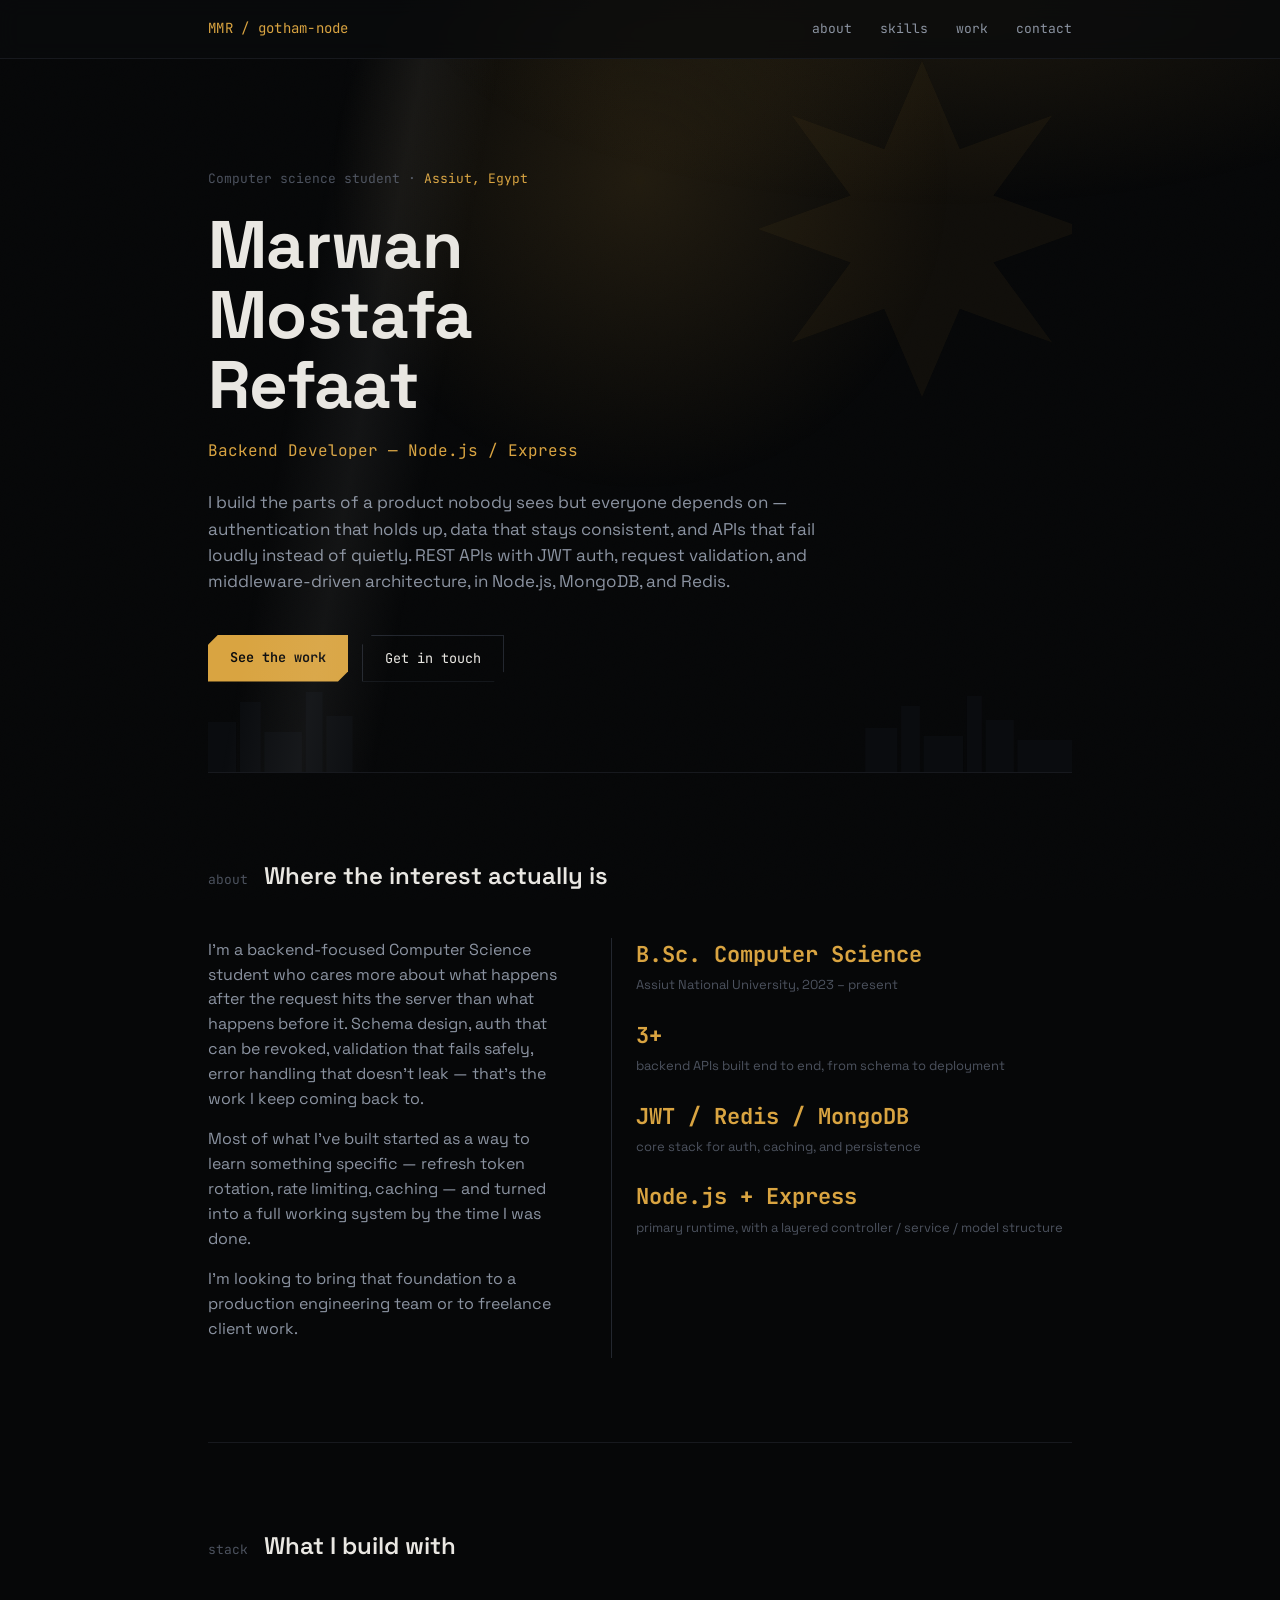
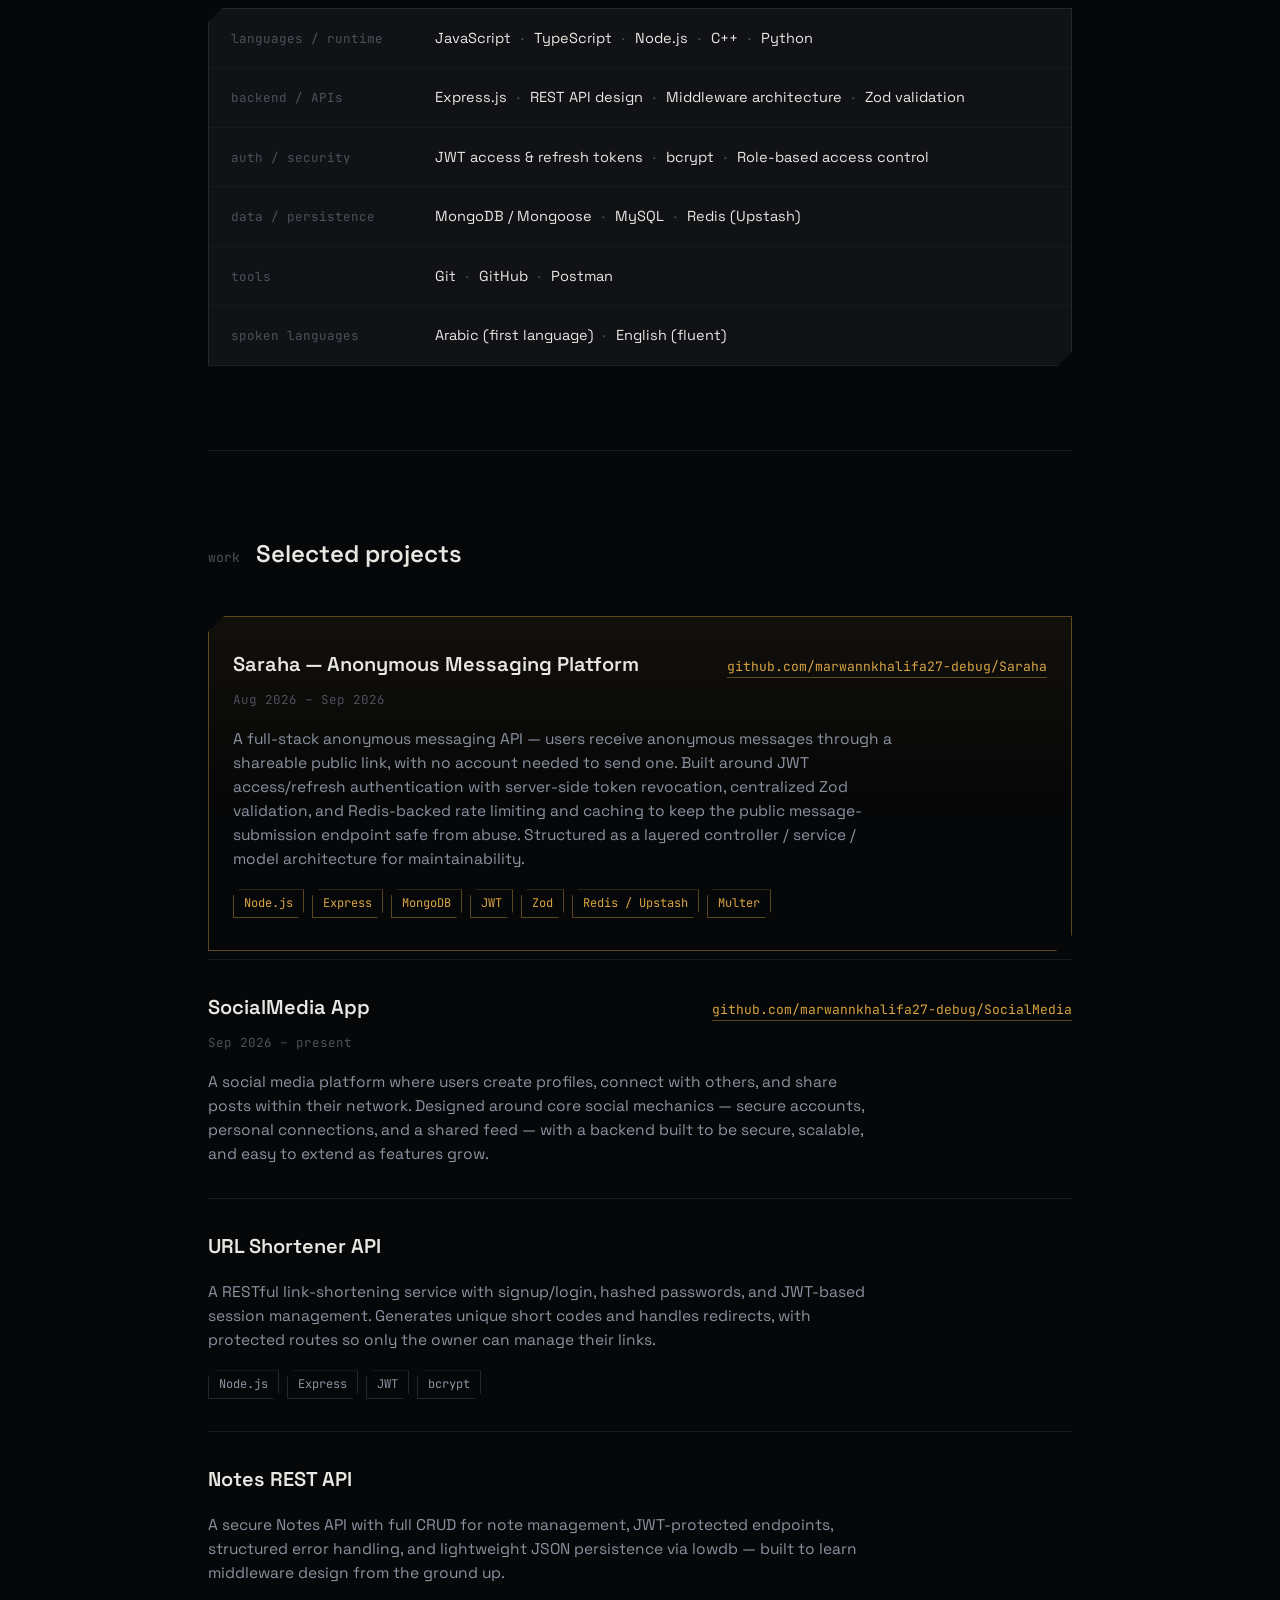
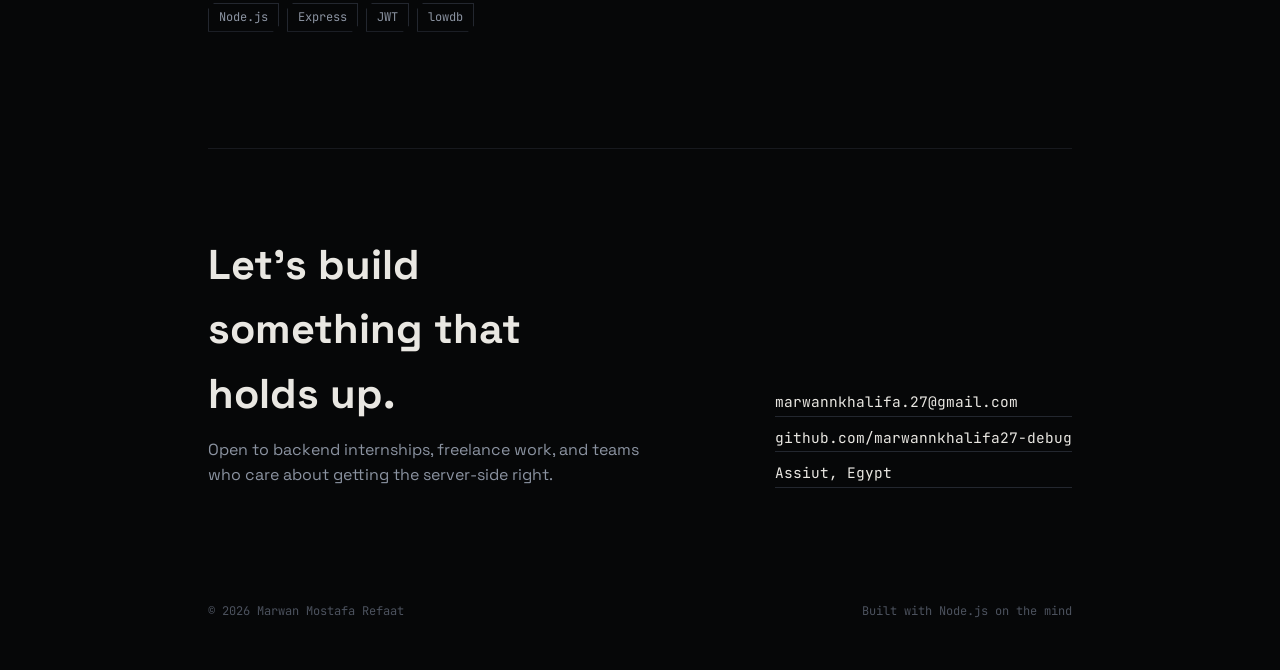
<file: index.html>
<!DOCTYPE html>
<html lang="en">
<head>
<meta charset="UTF-8">
<meta name="viewport" content="width=device-width, initial-scale=1.0">
<title>Marwan Mostafa Refaat — Backend Developer</title>
<meta name="description" content="Marwan Mostafa Refaat, a backend-focused Computer Science student in Assiut, Egypt. Node.js, Express, MongoDB and Redis. Open to internships and freelance work.">
<meta name="theme-color" content="#060708">

<meta property="og:type" content="website">
<meta property="og:title" content="Marwan Mostafa Refaat — Backend Developer">
<meta property="og:description" content="Backend projects in Node.js and Express: authentication, validation, caching and rate limiting.">

<link rel="icon" type="image/svg+xml" href="assets/favicon.svg">

<link rel="preconnect" href="https://fonts.googleapis.com">
<link rel="preconnect" href="https://fonts.gstatic.com" crossorigin>
<link href="https://fonts.googleapis.com/css2?family=Space+Grotesk:wght@400;500;600;700&family=JetBrains+Mono:wght@400;500;600&display=swap" rel="stylesheet">

<link rel="stylesheet" href="style.css">
</head>
<body>

<div id="signal"></div>
<div id="haze"></div>

<nav>
  <div class="wrap">
    <a class="mark" href="#top">MMR / gotham-node</a>
    <ul class="navlinks">
      <li><a href="#about">about</a></li>
      <li><a href="#skills">skills</a></li>
      <li><a href="#work">work</a></li>
      <li><a href="#contact">contact</a></li>
    </ul>
  </div>
</nav>

<div class="wrap">

  <header class="hero" id="top">
    <div id="sweep"></div>

    <img class="emblem" src="assets/emblem.svg" alt="" aria-hidden="true">
    <img class="skyline" src="assets/skyline.svg" alt="" aria-hidden="true">

    <div class="hero-inner">
      <p class="kicker">Computer science student · <span>Assiut, Egypt</span></p>
      <h1 class="name">Marwan Mostafa Refaat</h1>
      <p class="role">Backend Developer — Node.js / Express</p>
      <p class="lede">
        I build the parts of a product nobody sees but everyone depends on —
        authentication that holds up, data that stays consistent, and APIs
        that fail loudly instead of quietly. REST APIs with JWT auth,
        request validation, and middleware-driven architecture, in Node.js,
        MongoDB, and Redis.
      </p>
      <div class="cta-row">
        <a class="btn btn-solid" href="#work">See the work</a>
        <a class="btn btn-line" href="#contact">Get in touch</a>
      </div>
    </div>
  </header>

  <section id="about">
    <div class="section-head">
      <span class="idx">about</span>
      <h2>Where the interest actually is</h2>
    </div>
    <div class="about-grid">
      <div>
        <p>
          I'm a backend-focused Computer Science student who cares more about
          what happens after the request hits the server than what happens
          before it. Schema design, auth that can be revoked, validation
          that fails safely, error handling that doesn't leak — that's the
          work I keep coming back to.
        </p>
        <p>
          Most of what I've built started as a way to learn something
          specific — refresh token rotation, rate limiting, caching — and
          turned into a full working system by the time I was done.
        </p>
        <p>
          I'm looking to bring that foundation to a production engineering
          team or to freelance client work.
        </p>
      </div>
      <div class="about-stats">
        <div class="stat">
          <b>B.Sc. Computer Science</b>
          <span>Assiut National University, 2023 – present</span>
        </div>
        <div class="stat">
          <b>3+</b>
          <span>backend APIs built end to end, from schema to deployment</span>
        </div>
        <div class="stat">
          <b>JWT / Redis / MongoDB</b>
          <span>core stack for auth, caching, and persistence</span>
        </div>
        <div class="stat">
          <b>Node.js + Express</b>
          <span>primary runtime, with a layered controller / service / model structure</span>
        </div>
      </div>
    </div>
  </section>

  <section id="skills">
    <div class="section-head">
      <span class="idx">stack</span>
      <h2>What I build with</h2>
    </div>
    <div class="skill-panel">
      <div class="skill-row">
        <div class="skill-label">languages / runtime</div>
        <div class="skill-items"><span>JavaScript</span><span>TypeScript</span><span>Node.js</span><span>C++</span><span>Python</span></div>
      </div>
      <div class="skill-row">
        <div class="skill-label">backend / APIs</div>
        <div class="skill-items"><span>Express.js</span><span>REST API design</span><span>Middleware architecture</span><span>Zod validation</span></div>
      </div>
      <div class="skill-row">
        <div class="skill-label">auth / security</div>
        <div class="skill-items"><span>JWT access &amp; refresh tokens</span><span>bcrypt</span><span>Role-based access control</span></div>
      </div>
      <div class="skill-row">
        <div class="skill-label">data / persistence</div>
        <div class="skill-items"><span>MongoDB / Mongoose</span><span>MySQL</span><span>Redis (Upstash)</span></div>
      </div>
      <div class="skill-row">
        <div class="skill-label">tools</div>
        <div class="skill-items"><span>Git</span><span>GitHub</span><span>Postman</span></div>
      </div>
      <div class="skill-row">
        <div class="skill-label">spoken languages</div>
        <div class="skill-items"><span>Arabic (first language)</span><span>English (fluent)</span></div>
      </div>
    </div>
  </section>

  <section id="work">
    <div class="section-head">
      <span class="idx">work</span>
      <h2>Selected projects</h2>
    </div>

    <div class="project featured">
      <div class="project-head">
        <h3>Saraha — Anonymous Messaging Platform</h3>
        <a class="project-link" href="https://github.com/marwannkhalifa27-debug/Saraha" target="_blank" rel="noopener">github.com/marwannkhalifa27-debug/Saraha</a>
      </div>
      <p class="project-date">Aug 2026 – Sep 2026</p>
      <p>
        A full-stack anonymous messaging API — users receive anonymous messages
        through a shareable public link, with no account needed to send one.
        Built around JWT access/refresh authentication with server-side token
        revocation, centralized Zod validation, and Redis-backed rate limiting
        and caching to keep the public message-submission endpoint safe from
        abuse. Structured as a layered controller / service / model
        architecture for maintainability.
      </p>
      <div class="tag-row">
        <span class="tag">Node.js</span>
        <span class="tag">Express</span>
        <span class="tag">MongoDB</span>
        <span class="tag">JWT</span>
        <span class="tag">Zod</span>
        <span class="tag">Redis / Upstash</span>
        <span class="tag">Multer</span>
      </div>
    </div>

    <div class="project">
      <div class="project-head">
        <h3>SocialMedia App</h3>
        <a class="project-link" href="https://github.com/marwannkhalifa27-debug/SocialMedia/" target="_blank" rel="noopener">github.com/marwannkhalifa27-debug/SocialMedia</a>
      </div>
      <p class="project-date">Sep 2026 – present</p>
      <p>
        A social media platform where users create profiles, connect with
        others, and share posts within their network. Designed around core
        social mechanics — secure accounts, personal connections, and a shared
        feed — with a backend built to be secure, scalable, and easy to extend
        as features grow.
      </p>
    </div>

    <div class="project">
      <div class="project-head">
        <h3>URL Shortener API</h3>
      </div>
      <p>
        A RESTful link-shortening service with signup/login, hashed passwords,
        and JWT-based session management. Generates unique short codes and
        handles redirects, with protected routes so only the owner can manage
        their links.
      </p>
      <div class="tag-row">
        <span class="tag">Node.js</span>
        <span class="tag">Express</span>
        <span class="tag">JWT</span>
        <span class="tag">bcrypt</span>
      </div>
    </div>

    <div class="project">
      <div class="project-head">
        <h3>Notes REST API</h3>
      </div>
      <p>
        A secure Notes API with full CRUD for note management, JWT-protected
        endpoints, structured error handling, and lightweight JSON persistence
        via lowdb — built to learn middleware design from the ground up.
      </p>
      <div class="tag-row">
        <span class="tag">Node.js</span>
        <span class="tag">Express</span>
        <span class="tag">JWT</span>
        <span class="tag">lowdb</span>
      </div>
    </div>
  </section>

  <section id="contact">
    <div class="contact-box">
      <div>
        <h2>Let's build something that holds up.</h2>
        <p>Open to backend internships, freelance work, and teams who care about getting the server-side right.</p>
      </div>
      <div class="contact-links">
        <a href="mailto:marwannkhalifa.27@gmail.com">marwannkhalifa.27@gmail.com</a>
        <a href="https://github.com/marwannkhalifa27-debug" target="_blank" rel="noopener">github.com/marwannkhalifa27-debug</a>
        <a href="#top">Assiut, Egypt</a>
      </div>
    </div>
  </section>

</div>

<footer>
  <div class="wrap footer-inner">
    <span>© 2026 Marwan Mostafa Refaat</span>
    <span>Built with Node.js on the mind</span>
  </div>
</footer>

<script src="script.js" defer></script>

</body>
</html>
</file>
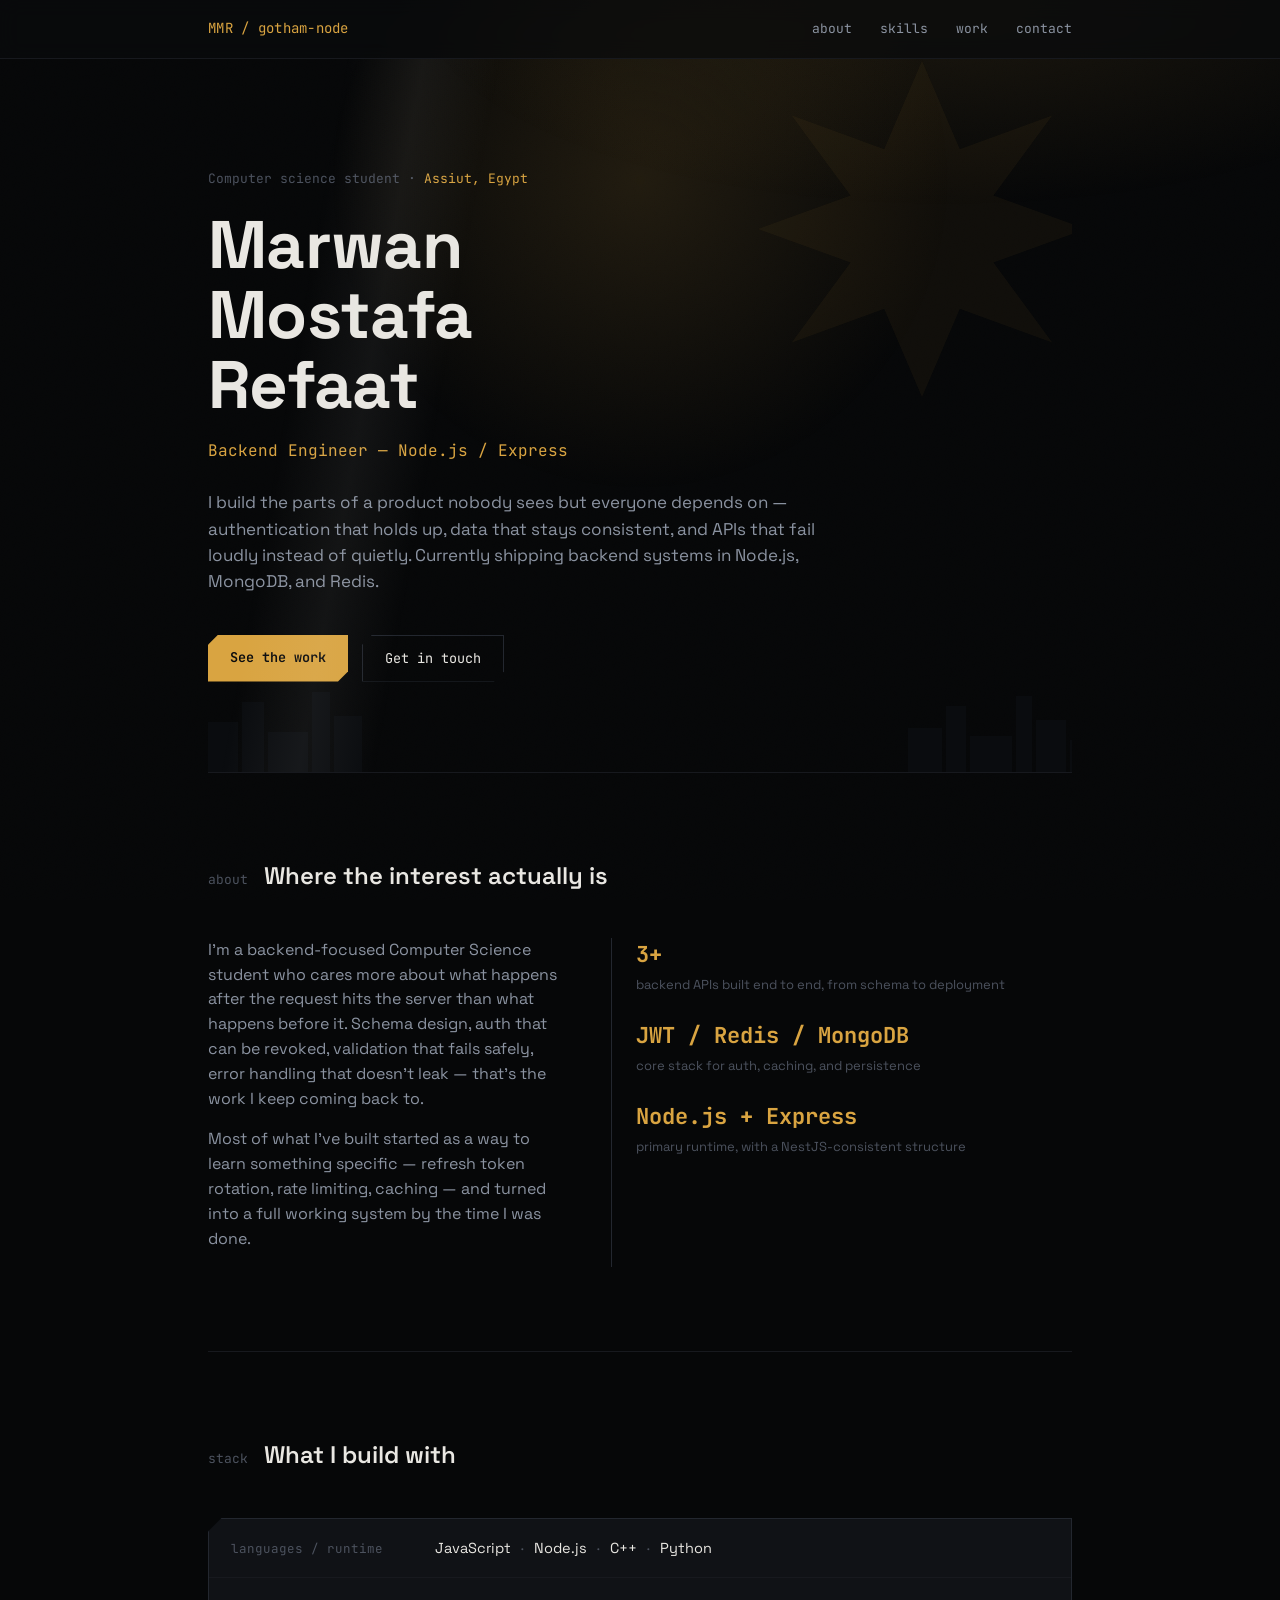
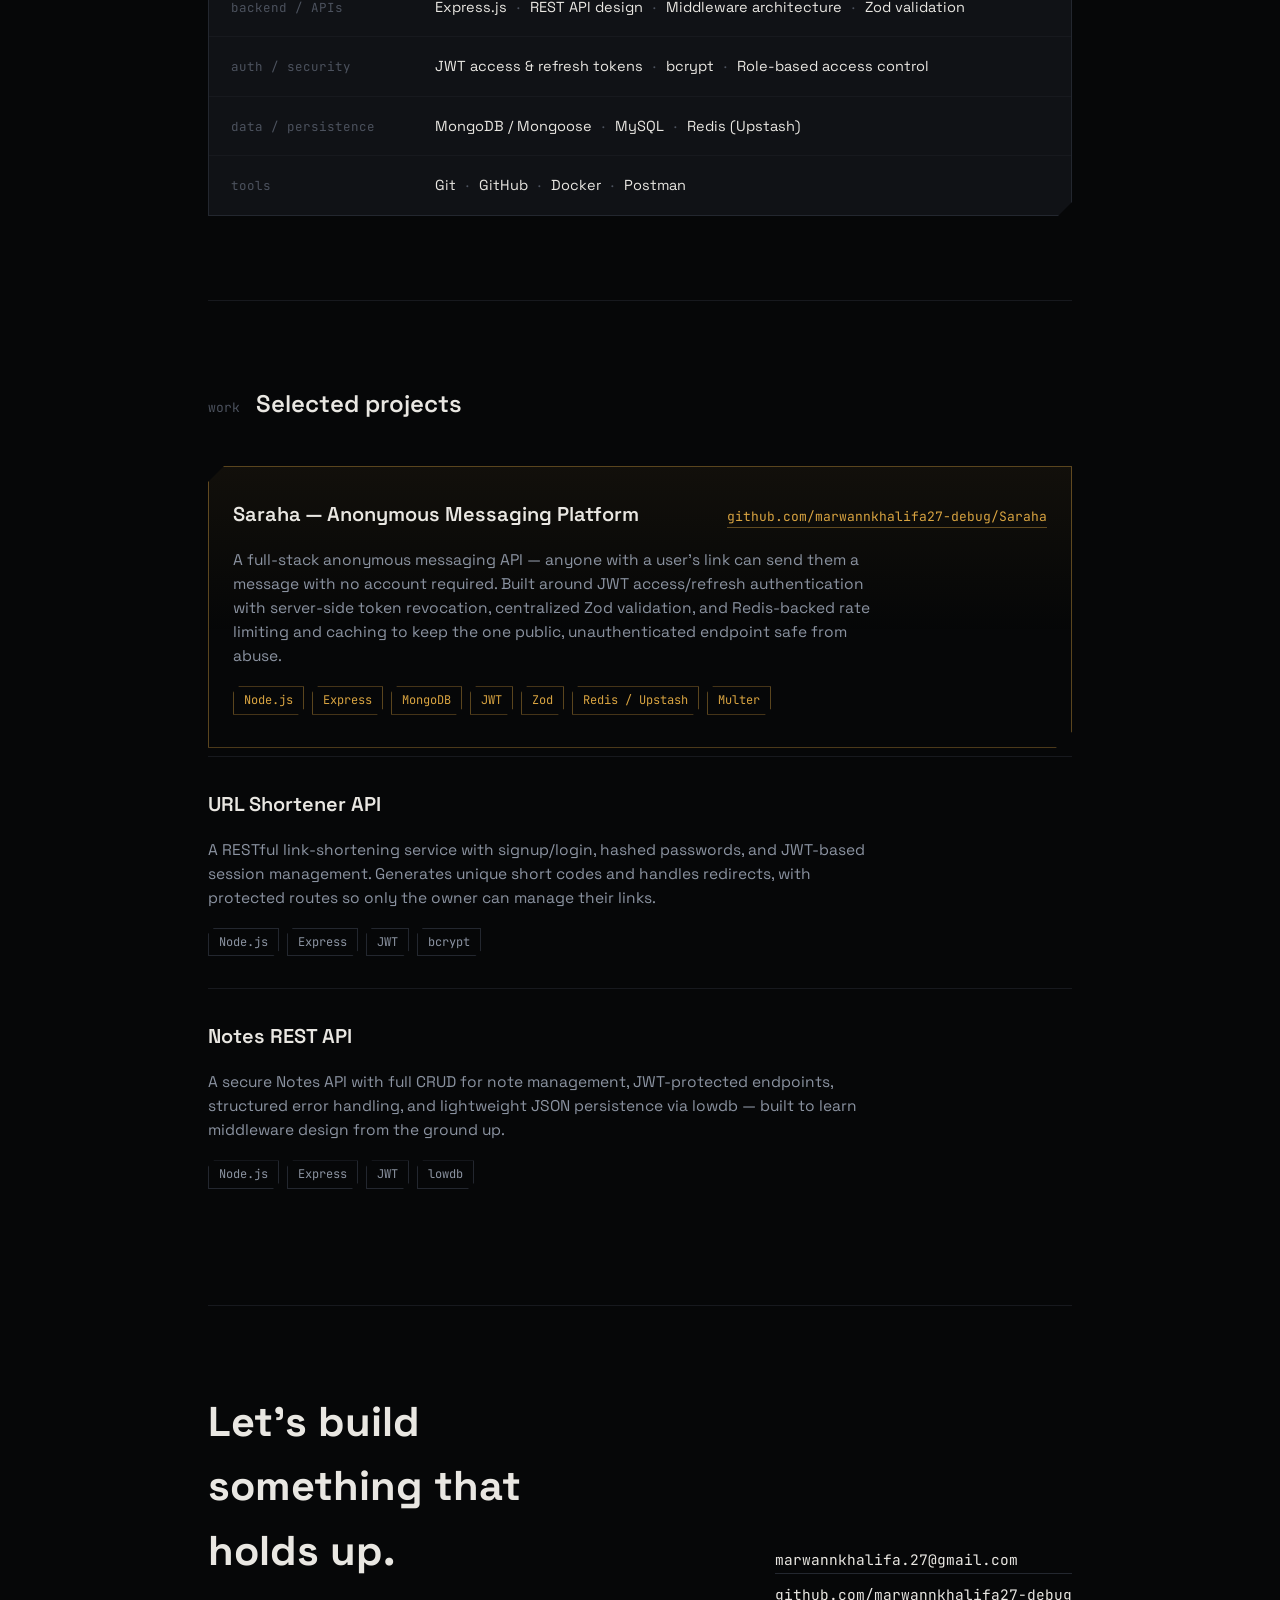
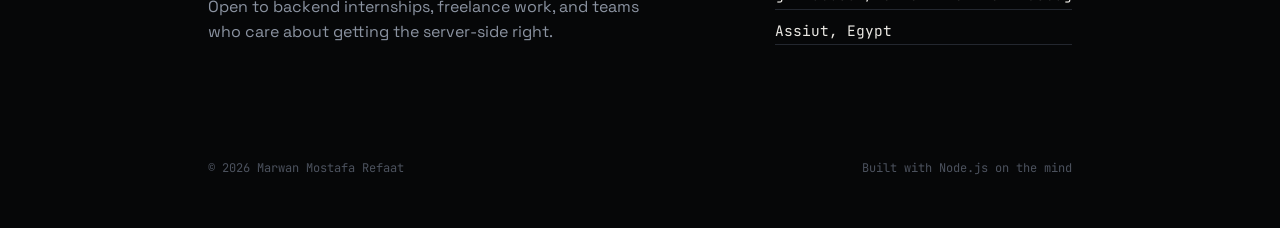
<file: portfolio.html>
<!DOCTYPE html>
<html lang="en">
<head>
<meta charset="UTF-8">
<meta name="viewport" content="width=device-width, initial-scale=1.0">
<title>Marwan Mostafa Refaat — Backend Engineer</title>
<link rel="icon" href="data:image/svg+xml,%3Csvg xmlns='http://www.w3.org/2000/svg' viewBox='0 0 100 100'%3E%3Ccircle cx='50' cy='50' r='48' fill='%230a0b0d'/%3E%3Cpath d='M50 30 L58 42 L72 38 L64 50 L78 56 L62 58 L68 72 L54 62 L50 76 L46 62 L32 72 L38 58 L22 56 L36 50 L28 38 L42 42 Z' fill='%23d9a441'/%3E%3C/svg%3E">
<link rel="preconnect" href="https://fonts.googleapis.com">
<link rel="preconnect" href="https://fonts.gstatic.com" crossorigin>
<link href="https://fonts.googleapis.com/css2?family=Space+Grotesk:wght@400;500;600;700&family=JetBrains+Mono:wght@400;500;600&display=swap" rel="stylesheet">
<style>
  :root{
    --bg: #060708;
    --bg-alt: #0c0e11;
    --panel: #101216;
    --line: #23272f;
    --line-soft: #17191e;
    --text: #e9e7e2;
    --text-dim: #8b93a1;
    --text-faint: #4c525e;
    --signal: #d9a441;
    --signal-soft: rgba(217,164,65,0.13);
    --signal-line: rgba(217,164,65,0.4);
    --cut: polygon(10px 0, 100% 0, 100% calc(100% - 10px), calc(100% - 10px) 100%, 0 100%, 0 10px);
    --maxw: 920px;
  }

  *{ box-sizing: border-box; }
  html{ scroll-behavior: smooth; }

  body{
    margin: 0;
    background: var(--bg);
    color: var(--text);
    font-family: 'Space Grotesk', sans-serif;
    line-height: 1.55;
    -webkit-font-smoothing: antialiased;
    position: relative;
    overflow-x: hidden;
  }

  /* faint grain texture */
  body::before{
    content: "";
    position: fixed;
    inset: 0;
    pointer-events: none;
    z-index: 2;
    opacity: 0.035;
    mix-blend-mode: overlay;
    background-image: url("data:image/svg+xml,%3Csvg xmlns='http://www.w3.org/2000/svg' width='120' height='120'%3E%3Cfilter id='n'%3E%3CfeTurbulence type='fractalNoise' baseFrequency='0.9' numOctaves='2' stitchTiles='stitch'/%3E%3C/filter%3E%3Crect width='100%25' height='100%25' filter='url(%23n)'/%3E%3C/svg%3E");
  }

  /* searchlight that tracks the cursor */
  #signal{
    position: fixed;
    inset: 0;
    pointer-events: none;
    z-index: 1;
    background: radial-gradient(480px circle at var(--sx,50%) var(--sy,20%), var(--signal-soft), transparent 65%);
    transition: opacity .4s ease;
  }

  /* fixed haze cast down from the top, like a signal against low cloud */
  #haze{
    position: fixed;
    top: 0; left: 0; right: 0;
    height: 60vh;
    pointer-events: none;
    z-index: 0;
    background: radial-gradient(60% 55% at 74% 0%, rgba(217,164,65,0.10), transparent 70%);
    opacity: 0;
    animation: haze-in 2.4s ease-out .3s forwards;
  }
  @keyframes haze-in{ to{ opacity: 1; } }

  /* one-time sweep across the hero on load */
  #sweep{
    position: absolute;
    inset: 0;
    pointer-events: none;
    z-index: 5;
    background: linear-gradient(100deg, transparent 40%, rgba(233,231,226,0.06) 48%, transparent 56%);
    transform: translateX(-30%);
    animation: sweep 1.8s cubic-bezier(.4,0,.2,1) .15s 1;
  }
  @keyframes sweep{
    0%{ transform: translateX(-40%); opacity: 0; }
    12%{ opacity: 1; }
    100%{ transform: translateX(40%); opacity: 0; }
  }

  @media (prefers-reduced-motion: reduce){
    #signal{ display:none; }
    #haze{ opacity: 1; animation: none; }
    #sweep{ display: none; }
    html{ scroll-behavior: auto; }
  }

  .wrap{
    max-width: var(--maxw);
    margin: 0 auto;
    padding: 0 28px;
    position: relative;
    z-index: 3;
  }

  a{ color: inherit; }

  /* ---------- nav ---------- */
  nav{
    position: sticky;
    top: 0;
    z-index: 10;
    backdrop-filter: blur(10px);
    background: rgba(10,11,13,0.75);
    border-bottom: 1px solid var(--line-soft);
  }
  nav .wrap{
    display: flex;
    align-items: center;
    justify-content: space-between;
    padding-top: 18px;
    padding-bottom: 18px;
  }
  .mark{
    font-family: 'JetBrains Mono', monospace;
    font-size: 14px;
    color: var(--signal);
    letter-spacing: 0.02em;
    text-decoration: none;
  }
  .navlinks{
    display: flex;
    gap: 28px;
    list-style: none;
    margin: 0; padding: 0;
    font-family: 'JetBrains Mono', monospace;
    font-size: 13px;
  }
  .navlinks a{
    text-decoration: none;
    color: var(--text-dim);
    border-bottom: 1px solid transparent;
    padding-bottom: 3px;
    transition: color .2s ease, border-color .2s ease;
  }
  .navlinks a:hover, .navlinks a:focus-visible{
    color: var(--signal);
    border-color: var(--signal-line);
  }

  /* ---------- hero ---------- */
  header.hero{
    padding: 110px 0 0;
    border-bottom: 1px solid var(--line-soft);
    position: relative;
    overflow: hidden;
  }
  .hero-inner{ position: relative; padding-bottom: 90px; }

  .emblem{
    position: absolute;
    top: -40px;
    right: -60px;
    width: 420px;
    height: 420px;
    opacity: 0.05;
    z-index: 0;
    pointer-events: none;
  }
  @media (max-width: 720px){ .emblem{ width: 280px; height: 280px; right: -80px; } }

  .skyline{
    position: absolute;
    left: 0; right: 0; bottom: 0;
    height: 90px;
    z-index: 0;
    opacity: 0.9;
    pointer-events: none;
  }
  .kicker{
    font-family: 'JetBrains Mono', monospace;
    font-size: 13px;
    color: var(--text-faint);
    margin: 0 0 22px;
    position: relative;
    z-index: 1;
  }
  .kicker span{ color: var(--signal); }

  h1.name{
    font-size: clamp(2.6rem, 6vw, 4.2rem);
    line-height: 1.04;
    margin: 0 0 18px;
    font-weight: 700;
    letter-spacing: -0.01em;
    max-width: 11ch;
    position: relative;
    z-index: 1;
  }

  .role{
    font-family: 'JetBrains Mono', monospace;
    font-size: 16px;
    color: var(--signal);
    margin: 0 0 26px;
    position: relative;
    z-index: 1;
  }

  .lede{
    color: var(--text-dim);
    font-size: 17px;
    max-width: 58ch;
    margin: 0 0 40px;
    position: relative;
    z-index: 1;
  }

  .cta-row{ display: flex; gap: 14px; flex-wrap: wrap; position: relative; z-index: 1; }

  .btn{
    display: inline-block;
    padding: 12px 22px;
    font-family: 'JetBrains Mono', monospace;
    font-size: 13.5px;
    text-decoration: none;
    clip-path: var(--cut);
    transition: transform .15s ease, border-color .2s ease, background .2s ease;
  }
  .btn-solid{
    background: var(--signal);
    color: #0a0b0d;
    font-weight: 600;
  }
  .btn-solid:hover, .btn-solid:focus-visible{ transform: translateY(-1px); }
  .btn-line{
    border: 1px solid var(--line);
    color: var(--text);
  }
  .btn-line:hover, .btn-line:focus-visible{
    border-color: var(--signal-line);
    color: var(--signal);
  }
  .btn:focus-visible{ outline: 2px solid var(--signal); outline-offset: 3px; }

  /* ---------- section shared ---------- */
  section{ padding: 84px 0; border-bottom: 1px solid var(--line-soft); }
  section:last-of-type{ border-bottom: none; }

  .section-head{
    display: flex;
    align-items: baseline;
    gap: 16px;
    margin-bottom: 44px;
  }
  .section-head h2{
    font-size: 1.5rem;
    margin: 0;
    font-weight: 600;
  }
  .section-head .idx{
    font-family: 'JetBrains Mono', monospace;
    font-size: 13px;
    color: var(--text-faint);
  }

  /* ---------- about ---------- */
  .about-grid{
    display: grid;
    grid-template-columns: 1fr 1.3fr;
    gap: 48px;
  }
  .about-grid p{
    color: var(--text-dim);
    font-size: 16px;
    margin: 0 0 16px;
  }
  .about-stats{
    display: flex;
    flex-direction: column;
    gap: 22px;
    border-left: 1px solid var(--line);
    padding-left: 24px;
  }
  .stat b{
    display: block;
    font-family: 'JetBrains Mono', monospace;
    color: var(--signal);
    font-size: 22px;
  }
  .stat span{
    color: var(--text-faint);
    font-size: 13px;
  }

  @media (max-width: 720px){
    .about-grid{ grid-template-columns: 1fr; }
  }

  /* ---------- skills ---------- */
  .skill-panel{
    border: 1px solid var(--line);
    background: var(--panel);
    clip-path: polygon(14px 0, 100% 0, 100% calc(100% - 14px), calc(100% - 14px) 100%, 0 100%, 0 14px);
  }
  .skill-row{
    display: grid;
    grid-template-columns: 180px 1fr;
    gap: 24px;
    padding: 18px 22px;
    border-bottom: 1px solid var(--line-soft);
  }
  .skill-row:last-child{ border-bottom: none; }
  .skill-label{
    font-family: 'JetBrains Mono', monospace;
    font-size: 12.5px;
    color: var(--text-faint);
    padding-top: 2px;
  }
  .skill-items{
    display: flex;
    flex-wrap: wrap;
    gap: 8px 10px;
    font-size: 14.5px;
    color: var(--text);
  }
  .skill-items span::after{ content: "·"; color: var(--text-faint); margin-left: 10px; }
  .skill-items span:last-child::after{ content: ""; }

  @media (max-width: 640px){
    .skill-row{ grid-template-columns: 1fr; gap: 8px; }
  }

  /* ---------- projects ---------- */
  .project{
    display: grid;
    grid-template-columns: 1fr;
    gap: 18px;
    padding: 32px 0;
    border-top: 1px solid var(--line-soft);
  }
  .project:first-child{ border-top: none; padding-top: 0; }

  .project-head{
    display: flex;
    justify-content: space-between;
    align-items: baseline;
    gap: 16px;
    flex-wrap: wrap;
  }
  .project-head h3{
    font-size: 1.25rem;
    margin: 0;
    font-weight: 600;
  }
  .project-link{
    font-family: 'JetBrains Mono', monospace;
    font-size: 13px;
    color: var(--signal);
    text-decoration: none;
    border-bottom: 1px solid var(--signal-line);
    white-space: nowrap;
  }
  .project-link:hover, .project-link:focus-visible{ color: #f0c274; }

  .project p{
    color: var(--text-dim);
    font-size: 15.5px;
    max-width: 66ch;
    margin: 0;
  }

  .tag-row{
    display: flex;
    flex-wrap: wrap;
    gap: 8px;
  }
  .tag{
    font-family: 'JetBrains Mono', monospace;
    font-size: 12px;
    color: var(--text-dim);
    border: 1px solid var(--line);
    padding: 4px 10px;
    clip-path: polygon(6px 0, 100% 0, 100% calc(100% - 6px), calc(100% - 6px) 100%, 0 100%, 0 6px);
  }
  .project.featured .tag{
    border-color: var(--signal-line);
    color: var(--signal);
  }
  .project.featured{
    background: linear-gradient(180deg, rgba(217,164,65,0.06), transparent 60%);
    border: 1px solid var(--signal-line);
    clip-path: polygon(16px 0, 100% 0, 100% calc(100% - 16px), calc(100% - 16px) 100%, 0 100%, 0 16px);
    padding: 32px 24px;
    margin: 0 0 8px;
    border-top: 1px solid var(--signal-line);
  }

  /* ---------- contact ---------- */
  .contact-box{
    display: flex;
    justify-content: space-between;
    align-items: flex-end;
    flex-wrap: wrap;
    gap: 32px;
  }
  .contact-box h2{
    font-size: clamp(1.8rem, 4vw, 2.6rem);
    margin: 0 0 12px;
    max-width: 14ch;
    font-weight: 700;
  }
  .contact-box p{ color: var(--text-dim); margin: 0; max-width: 44ch; }
  .contact-links{
    display: flex;
    flex-direction: column;
    gap: 10px;
    font-family: 'JetBrains Mono', monospace;
    font-size: 14.5px;
  }
  .contact-links a{
    text-decoration: none;
    color: var(--text);
    border-bottom: 1px solid var(--line);
    padding-bottom: 2px;
    transition: color .2s ease, border-color .2s ease;
  }
  .contact-links a:hover, .contact-links a:focus-visible{
    color: var(--signal);
    border-color: var(--signal-line);
  }

  footer{
    padding: 30px 0 50px;
    font-family: 'JetBrains Mono', monospace;
    font-size: 12px;
    color: var(--text-faint);
    display: flex;
    justify-content: space-between;
    flex-wrap: wrap;
    gap: 8px;
  }
</style>
</head>
<body>

<div id="signal"></div>
<div id="haze"></div>

<nav>
  <div class="wrap">
    <a class="mark" href="#top">MMR / gotham-node</a>
    <ul class="navlinks">
      <li><a href="#about">about</a></li>
      <li><a href="#skills">skills</a></li>
      <li><a href="#work">work</a></li>
      <li><a href="#contact">contact</a></li>
    </ul>
  </div>
</nav>

<div class="wrap">

  <header class="hero" id="top">
    <div id="sweep"></div>

    <svg class="emblem" viewBox="0 0 200 200" aria-hidden="true">
      <path fill="#d9a441" d="M100 20 L118 62 L162 46 L134 84 L178 100 L134 116 L162 154 L118 138 L100 180 L82 138 L38 154 L66 116 L22 100 L66 84 L38 46 L82 62 Z"/>
    </svg>

    <svg class="skyline" viewBox="0 0 920 90" preserveAspectRatio="none" aria-hidden="true">
      <rect x="0" y="40" width="30" height="50" fill="#0c0e11"/>
      <rect x="34" y="20" width="22" height="70" fill="#0c0e11"/>
      <rect x="60" y="50" width="40" height="40" fill="#0c0e11"/>
      <rect x="104" y="10" width="18" height="80" fill="#0c0e11"/>
      <rect x="126" y="34" width="28" height="56" fill="#0c0e11"/>
      <rect x="700" y="46" width="34" height="44" fill="#0c0e11"/>
      <rect x="738" y="24" width="20" height="66" fill="#0c0e11"/>
      <rect x="762" y="54" width="42" height="36" fill="#0c0e11"/>
      <rect x="808" y="14" width="16" height="76" fill="#0c0e11"/>
      <rect x="828" y="38" width="30" height="52" fill="#0c0e11"/>
      <rect x="862" y="58" width="58" height="32" fill="#0c0e11"/>
    </svg>

    <div class="hero-inner">
      <p class="kicker">Computer science student · <span>Assiut, Egypt</span></p>
      <h1 class="name">Marwan Mostafa Refaat</h1>
      <p class="role">Backend Engineer — Node.js / Express</p>
      <p class="lede">
        I build the parts of a product nobody sees but everyone depends on —
        authentication that holds up, data that stays consistent, and APIs
        that fail loudly instead of quietly. Currently shipping backend
        systems in Node.js, MongoDB, and Redis.
      </p>
      <div class="cta-row">
        <a class="btn btn-solid" href="#work">See the work</a>
        <a class="btn btn-line" href="#contact">Get in touch</a>
      </div>
    </div>
  </header>

  <section id="about">
    <div class="section-head">
      <span class="idx">about</span>
      <h2>Where the interest actually is</h2>
    </div>
    <div class="about-grid">
      <div>
        <p>
          I'm a backend-focused Computer Science student who cares more about
          what happens after the request hits the server than what happens
          before it. Schema design, auth that can be revoked, validation
          that fails safely, error handling that doesn't leak — that's the
          work I keep coming back to.
        </p>
        <p>
          Most of what I've built started as a way to learn something
          specific — refresh token rotation, rate limiting, caching — and
          turned into a full working system by the time I was done.
        </p>
      </div>
      <div class="about-stats">
        <div class="stat">
          <b>3+</b>
          <span>backend APIs built end to end, from schema to deployment</span>
        </div>
        <div class="stat">
          <b>JWT / Redis / MongoDB</b>
          <span>core stack for auth, caching, and persistence</span>
        </div>
        <div class="stat">
          <b>Node.js + Express</b>
          <span>primary runtime, with a NestJS-consistent structure</span>
        </div>
      </div>
    </div>
  </section>

  <section id="skills">
    <div class="section-head">
      <span class="idx">stack</span>
      <h2>What I build with</h2>
    </div>
    <div class="skill-panel">
      <div class="skill-row">
        <div class="skill-label">languages / runtime</div>
        <div class="skill-items"><span>JavaScript</span><span>Node.js</span><span>C++</span><span>Python</span></div>
      </div>
      <div class="skill-row">
        <div class="skill-label">backend / APIs</div>
        <div class="skill-items"><span>Express.js</span><span>REST API design</span><span>Middleware architecture</span><span>Zod validation</span></div>
      </div>
      <div class="skill-row">
        <div class="skill-label">auth / security</div>
        <div class="skill-items"><span>JWT access &amp; refresh tokens</span><span>bcrypt</span><span>Role-based access control</span></div>
      </div>
      <div class="skill-row">
        <div class="skill-label">data / persistence</div>
        <div class="skill-items"><span>MongoDB / Mongoose</span><span>MySQL</span><span>Redis (Upstash)</span></div>
      </div>
      <div class="skill-row">
        <div class="skill-label">tools</div>
        <div class="skill-items"><span>Git</span><span>GitHub</span><span>Docker</span><span>Postman</span></div>
      </div>
    </div>
  </section>

  <section id="work">
    <div class="section-head">
      <span class="idx">work</span>
      <h2>Selected projects</h2>
    </div>

    <div class="project featured">
      <div class="project-head">
        <h3>Saraha — Anonymous Messaging Platform</h3>
        <a class="project-link" href="https://github.com/marwannkhalifa27-debug/Saraha" target="_blank" rel="noopener">github.com/marwannkhalifa27-debug/Saraha</a>
      </div>
      <p>
        A full-stack anonymous messaging API — anyone with a user's link can send
        them a message with no account required. Built around JWT access/refresh
        authentication with server-side token revocation, centralized Zod
        validation, and Redis-backed rate limiting and caching to keep the one
        public, unauthenticated endpoint safe from abuse.
      </p>
      <div class="tag-row">
        <span class="tag">Node.js</span>
        <span class="tag">Express</span>
        <span class="tag">MongoDB</span>
        <span class="tag">JWT</span>
        <span class="tag">Zod</span>
        <span class="tag">Redis / Upstash</span>
        <span class="tag">Multer</span>
      </div>
    </div>

    <div class="project">
      <div class="project-head">
        <h3>URL Shortener API</h3>
      </div>
      <p>
        A RESTful link-shortening service with signup/login, hashed passwords,
        and JWT-based session management. Generates unique short codes and
        handles redirects, with protected routes so only the owner can manage
        their links.
      </p>
      <div class="tag-row">
        <span class="tag">Node.js</span>
        <span class="tag">Express</span>
        <span class="tag">JWT</span>
        <span class="tag">bcrypt</span>
      </div>
    </div>

    <div class="project">
      <div class="project-head">
        <h3>Notes REST API</h3>
      </div>
      <p>
        A secure Notes API with full CRUD for note management, JWT-protected
        endpoints, structured error handling, and lightweight JSON persistence
        via lowdb — built to learn middleware design from the ground up.
      </p>
      <div class="tag-row">
        <span class="tag">Node.js</span>
        <span class="tag">Express</span>
        <span class="tag">JWT</span>
        <span class="tag">lowdb</span>
      </div>
    </div>
  </section>

  <section id="contact">
    <div class="contact-box">
      <div>
        <h2>Let's build something that holds up.</h2>
        <p>Open to backend internships, freelance work, and teams who care about getting the server-side right.</p>
      </div>
      <div class="contact-links">
        <a href="mailto:marwannkhalifa.27@gmail.com">marwannkhalifa.27@gmail.com</a>
        <a href="https://github.com/marwannkhalifa27-debug" target="_blank" rel="noopener">github.com/marwannkhalifa27-debug</a>
        <a href="#top">Assiut, Egypt</a>
      </div>
    </div>
  </section>

</div>

<footer>
  <div class="wrap" style="display:flex; justify-content:space-between; width:100%; flex-wrap:wrap; gap:8px;">
    <span>© 2026 Marwan Mostafa Refaat</span>
    <span>Built with Node.js on the mind</span>
  </div>
</footer>

<script>
  (function(){
    var el = document.getElementById('signal');
    if (!el || window.matchMedia('(prefers-reduced-motion: reduce)').matches) return;
    var raf = null;
    window.addEventListener('mousemove', function(e){
      if (raf) return;
      raf = requestAnimationFrame(function(){
        el.style.setProperty('--sx', e.clientX + 'px');
        el.style.setProperty('--sy', e.clientY + 'px');
        raf = null;
      });
    });
  })();
</script>

</body>
</html>
</file>
<file: style.css>
:root{
  --bg: #060708;
  --bg-alt: #0c0e11;
  --panel: #101216;
  --line: #23272f;
  --line-soft: #17191e;
  --text: #e9e7e2;
  --text-dim: #8b93a1;
  --text-faint: #4c525e;
  --signal: #d9a441;
  --signal-soft: rgba(217,164,65,0.13);
  --signal-line: rgba(217,164,65,0.4);
  --cut: polygon(10px 0, 100% 0, 100% calc(100% - 10px), calc(100% - 10px) 100%, 0 100%, 0 10px);
  --maxw: 920px;
}

*{ box-sizing: border-box; }
html{ scroll-behavior: smooth; }

body{
  margin: 0;
  background: var(--bg);
  color: var(--text);
  font-family: 'Space Grotesk', sans-serif;
  line-height: 1.55;
  -webkit-font-smoothing: antialiased;
  position: relative;
  overflow-x: hidden;
}

/* faint grain texture */
body::before{
  content: "";
  position: fixed;
  inset: 0;
  pointer-events: none;
  z-index: 2;
  opacity: 0.035;
  mix-blend-mode: overlay;
  background-image: url("assets/grain.svg");
}

/* searchlight that tracks the cursor */
#signal{
  position: fixed;
  inset: 0;
  pointer-events: none;
  z-index: 1;
  background: radial-gradient(480px circle at var(--sx,50%) var(--sy,20%), var(--signal-soft), transparent 65%);
  transition: opacity .4s ease;
}

/* fixed haze cast down from the top, like a signal against low cloud */
#haze{
  position: fixed;
  top: 0; left: 0; right: 0;
  height: 60vh;
  pointer-events: none;
  z-index: 0;
  background: radial-gradient(60% 55% at 74% 0%, rgba(217,164,65,0.10), transparent 70%);
  opacity: 0;
  animation: haze-in 2.4s ease-out .3s forwards;
}
@keyframes haze-in{ to{ opacity: 1; } }

/* one-time sweep across the hero on load */
#sweep{
  position: absolute;
  inset: 0;
  pointer-events: none;
  z-index: 5;
  background: linear-gradient(100deg, transparent 40%, rgba(233,231,226,0.06) 48%, transparent 56%);
  transform: translateX(-30%);
  animation: sweep 1.8s cubic-bezier(.4,0,.2,1) .15s 1;
}
@keyframes sweep{
  0%{ transform: translateX(-40%); opacity: 0; }
  12%{ opacity: 1; }
  100%{ transform: translateX(40%); opacity: 0; }
}

@media (prefers-reduced-motion: reduce){
  #signal{ display:none; }
  #haze{ opacity: 1; animation: none; }
  #sweep{ display: none; }
  html{ scroll-behavior: auto; }
}

.wrap{
  max-width: var(--maxw);
  margin: 0 auto;
  padding: 0 28px;
  position: relative;
  z-index: 3;
}

a{ color: inherit; }

/* ---------- nav ---------- */
nav{
  position: sticky;
  top: 0;
  z-index: 10;
  backdrop-filter: blur(10px);
  background: rgba(10,11,13,0.75);
  border-bottom: 1px solid var(--line-soft);
}
nav .wrap{
  display: flex;
  align-items: center;
  justify-content: space-between;
  padding-top: 18px;
  padding-bottom: 18px;
}
.mark{
  font-family: 'JetBrains Mono', monospace;
  font-size: 14px;
  color: var(--signal);
  letter-spacing: 0.02em;
  text-decoration: none;
}
.navlinks{
  display: flex;
  gap: 28px;
  list-style: none;
  margin: 0; padding: 0;
  font-family: 'JetBrains Mono', monospace;
  font-size: 13px;
}
.navlinks a{
  text-decoration: none;
  color: var(--text-dim);
  border-bottom: 1px solid transparent;
  padding-bottom: 3px;
  transition: color .2s ease, border-color .2s ease;
}
.navlinks a:hover, .navlinks a:focus-visible{
  color: var(--signal);
  border-color: var(--signal-line);
}

/* ---------- hero ---------- */
header.hero{
  padding: 110px 0 0;
  border-bottom: 1px solid var(--line-soft);
  position: relative;
  overflow: hidden;
}
.hero-inner{ position: relative; padding-bottom: 90px; }

.emblem{
  position: absolute;
  top: -40px;
  right: -60px;
  width: 420px;
  height: 420px;
  opacity: 0.05;
  z-index: 0;
  pointer-events: none;
}
@media (max-width: 720px){ .emblem{ width: 280px; height: 280px; right: -80px; } }

.skyline{
  position: absolute;
  left: 0; right: 0; bottom: 0;
  height: 90px;
  z-index: 0;
  opacity: 0.9;
  pointer-events: none;
  width: 100%;
}
.kicker{
  font-family: 'JetBrains Mono', monospace;
  font-size: 13px;
  color: var(--text-faint);
  margin: 0 0 22px;
  position: relative;
  z-index: 1;
}
.kicker span{ color: var(--signal); }

h1.name{
  font-size: clamp(2.6rem, 6vw, 4.2rem);
  line-height: 1.04;
  margin: 0 0 18px;
  font-weight: 700;
  letter-spacing: -0.01em;
  max-width: 11ch;
  position: relative;
  z-index: 1;
}

.role{
  font-family: 'JetBrains Mono', monospace;
  font-size: 16px;
  color: var(--signal);
  margin: 0 0 26px;
  position: relative;
  z-index: 1;
}

.lede{
  color: var(--text-dim);
  font-size: 17px;
  max-width: 58ch;
  margin: 0 0 40px;
  position: relative;
  z-index: 1;
}

.cta-row{ display: flex; gap: 14px; flex-wrap: wrap; position: relative; z-index: 1; }

.btn{
  display: inline-block;
  padding: 12px 22px;
  font-family: 'JetBrains Mono', monospace;
  font-size: 13.5px;
  text-decoration: none;
  clip-path: var(--cut);
  transition: transform .15s ease, border-color .2s ease, background .2s ease;
}
.btn-solid{
  background: var(--signal);
  color: #0a0b0d;
  font-weight: 600;
}
.btn-solid:hover, .btn-solid:focus-visible{ transform: translateY(-1px); }
.btn-line{
  border: 1px solid var(--line);
  color: var(--text);
}
.btn-line:hover, .btn-line:focus-visible{
  border-color: var(--signal-line);
  color: var(--signal);
}
.btn:focus-visible{ outline: 2px solid var(--signal); outline-offset: 3px; }

/* ---------- section shared ---------- */
section{ padding: 84px 0; border-bottom: 1px solid var(--line-soft); }
section:last-of-type{ border-bottom: none; }

.section-head{
  display: flex;
  align-items: baseline;
  gap: 16px;
  margin-bottom: 44px;
}
.section-head h2{
  font-size: 1.5rem;
  margin: 0;
  font-weight: 600;
}
.section-head .idx{
  font-family: 'JetBrains Mono', monospace;
  font-size: 13px;
  color: var(--text-faint);
}

/* ---------- about ---------- */
.about-grid{
  display: grid;
  grid-template-columns: 1fr 1.3fr;
  gap: 48px;
}
.about-grid p{
  color: var(--text-dim);
  font-size: 16px;
  margin: 0 0 16px;
}
.about-stats{
  display: flex;
  flex-direction: column;
  gap: 22px;
  border-left: 1px solid var(--line);
  padding-left: 24px;
}
.stat b{
  display: block;
  font-family: 'JetBrains Mono', monospace;
  color: var(--signal);
  font-size: 22px;
}
.stat span{
  color: var(--text-faint);
  font-size: 13px;
}

@media (max-width: 720px){
  .about-grid{ grid-template-columns: 1fr; }
}

/* ---------- skills ---------- */
.skill-panel{
  border: 1px solid var(--line);
  background: var(--panel);
  clip-path: polygon(14px 0, 100% 0, 100% calc(100% - 14px), calc(100% - 14px) 100%, 0 100%, 0 14px);
}
.skill-row{
  display: grid;
  grid-template-columns: 180px 1fr;
  gap: 24px;
  padding: 18px 22px;
  border-bottom: 1px solid var(--line-soft);
}
.skill-row:last-child{ border-bottom: none; }
.skill-label{
  font-family: 'JetBrains Mono', monospace;
  font-size: 12.5px;
  color: var(--text-faint);
  padding-top: 2px;
}
.skill-items{
  display: flex;
  flex-wrap: wrap;
  gap: 8px 10px;
  font-size: 14.5px;
  color: var(--text);
}
.skill-items span::after{ content: "·"; color: var(--text-faint); margin-left: 10px; }
.skill-items span:last-child::after{ content: ""; }

@media (max-width: 640px){
  .skill-row{ grid-template-columns: 1fr; gap: 8px; }
}

/* ---------- projects ---------- */
.project{
  display: grid;
  grid-template-columns: 1fr;
  gap: 18px;
  padding: 32px 0;
  border-top: 1px solid var(--line-soft);
}
.project:first-child{ border-top: none; padding-top: 0; }

.project-head{
  display: flex;
  justify-content: space-between;
  align-items: baseline;
  gap: 16px;
  flex-wrap: wrap;
}
.project-head h3{
  font-size: 1.25rem;
  margin: 0;
  font-weight: 600;
}
.project-link{
  font-family: 'JetBrains Mono', monospace;
  font-size: 13px;
  color: var(--signal);
  text-decoration: none;
  border-bottom: 1px solid var(--signal-line);
  white-space: nowrap;
}
.project-link:hover, .project-link:focus-visible{ color: #f0c274; }

.project p{
  color: var(--text-dim);
  font-size: 15.5px;
  max-width: 66ch;
  margin: 0;
}

.tag-row{
  display: flex;
  flex-wrap: wrap;
  gap: 8px;
}
.tag{
  font-family: 'JetBrains Mono', monospace;
  font-size: 12px;
  color: var(--text-dim);
  border: 1px solid var(--line);
  padding: 4px 10px;
  clip-path: polygon(6px 0, 100% 0, 100% calc(100% - 6px), calc(100% - 6px) 100%, 0 100%, 0 6px);
}
.project.featured .tag{
  border-color: var(--signal-line);
  color: var(--signal);
}
.project.featured{
  background: linear-gradient(180deg, rgba(217,164,65,0.06), transparent 60%);
  border: 1px solid var(--signal-line);
  clip-path: polygon(16px 0, 100% 0, 100% calc(100% - 16px), calc(100% - 16px) 100%, 0 100%, 0 16px);
  padding: 32px 24px;
  margin: 0 0 8px;
  border-top: 1px solid var(--signal-line);
}

/* ---------- contact ---------- */
.contact-box{
  display: flex;
  justify-content: space-between;
  align-items: flex-end;
  flex-wrap: wrap;
  gap: 32px;
}
.contact-box h2{
  font-size: clamp(1.8rem, 4vw, 2.6rem);
  margin: 0 0 12px;
  max-width: 14ch;
  font-weight: 700;
}
.contact-box p{ color: var(--text-dim); margin: 0; max-width: 44ch; }
.contact-links{
  display: flex;
  flex-direction: column;
  gap: 10px;
  font-family: 'JetBrains Mono', monospace;
  font-size: 14.5px;
}
.contact-links a{
  text-decoration: none;
  color: var(--text);
  border-bottom: 1px solid var(--line);
  padding-bottom: 2px;
  transition: color .2s ease, border-color .2s ease;
}
.contact-links a:hover, .contact-links a:focus-visible{
  color: var(--signal);
  border-color: var(--signal-line);
}

footer{
  padding: 30px 0 50px;
  font-family: 'JetBrains Mono', monospace;
  font-size: 12px;
  color: var(--text-faint);
  display: flex;
  justify-content: space-between;
  flex-wrap: wrap;
  gap: 8px;
}

.footer-inner{
  display: flex;
  justify-content: space-between;
  flex-wrap: wrap;
  gap: 8px;
  width: 100%;
}

.project .project-date{
  font-family: 'JetBrains Mono', monospace;
  font-size: 12.5px;
  color: var(--text-faint);
  margin: -8px 0 0;
}
</file>
